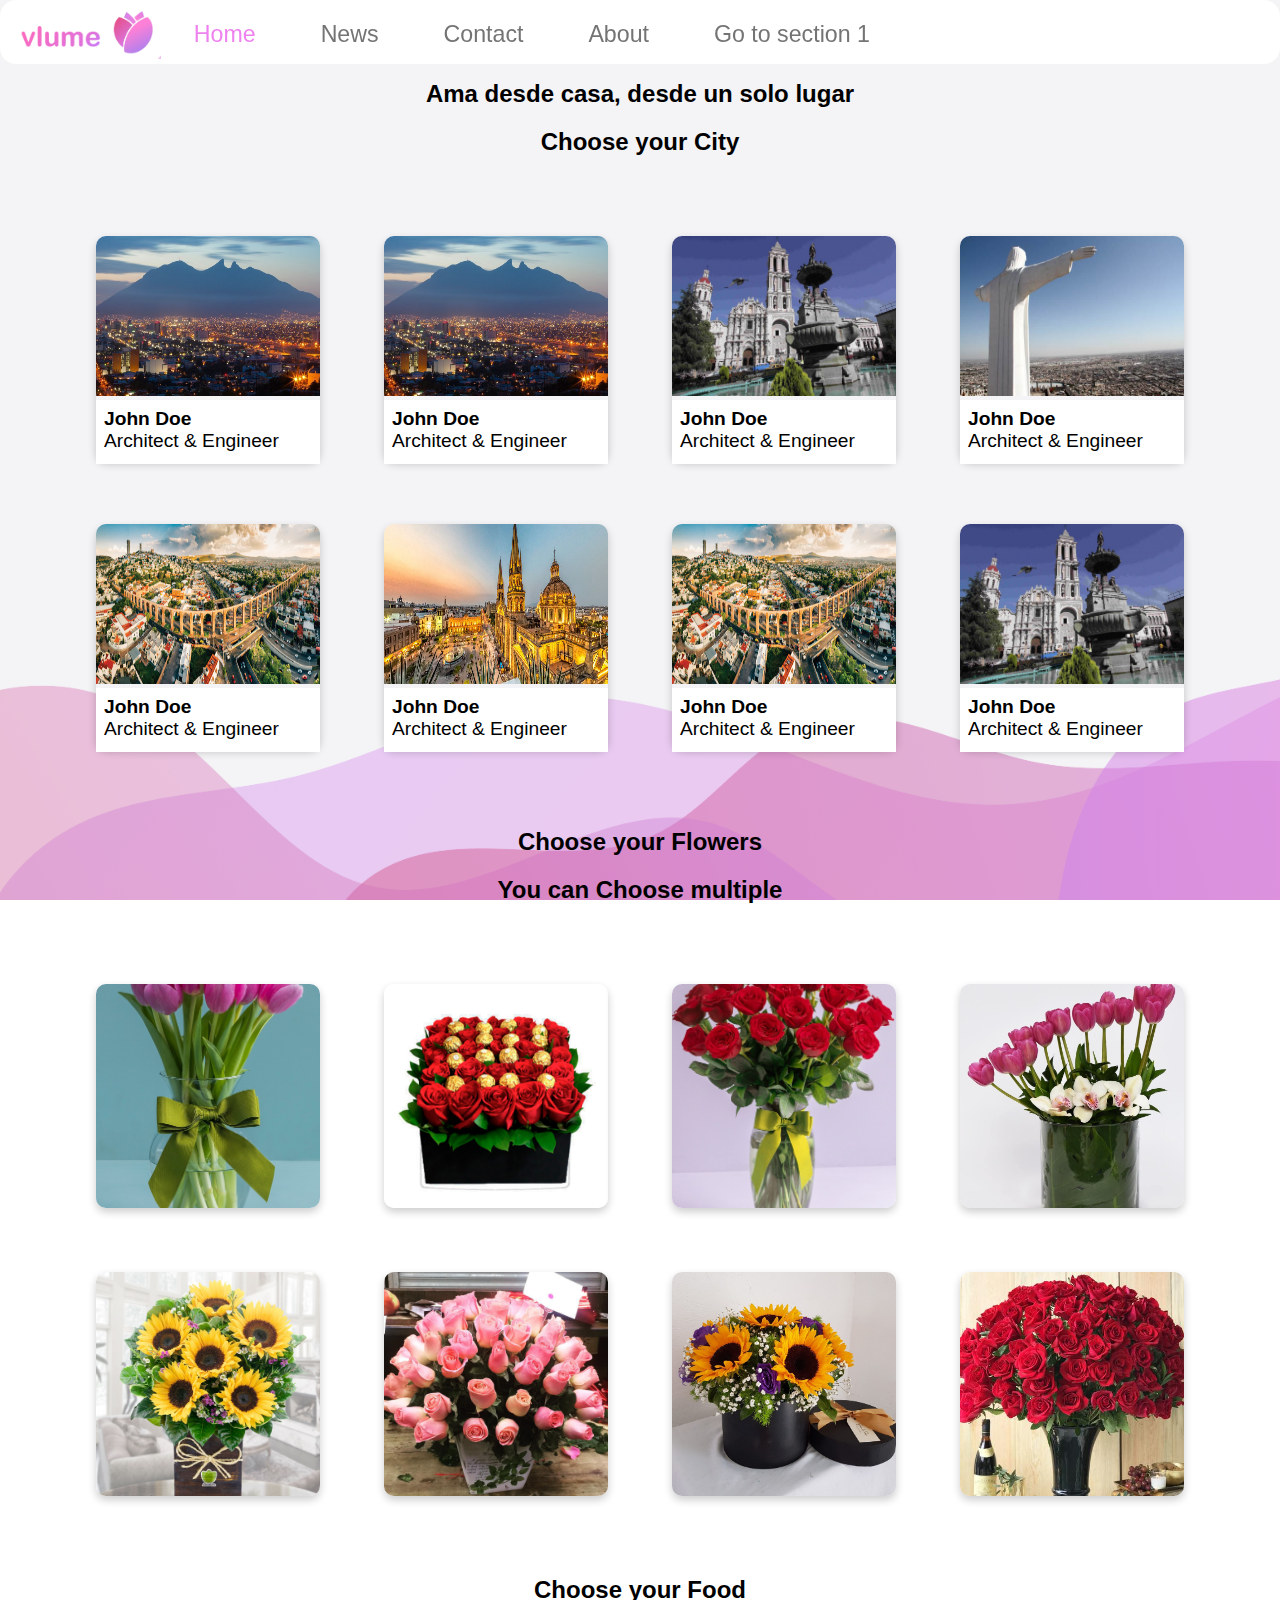
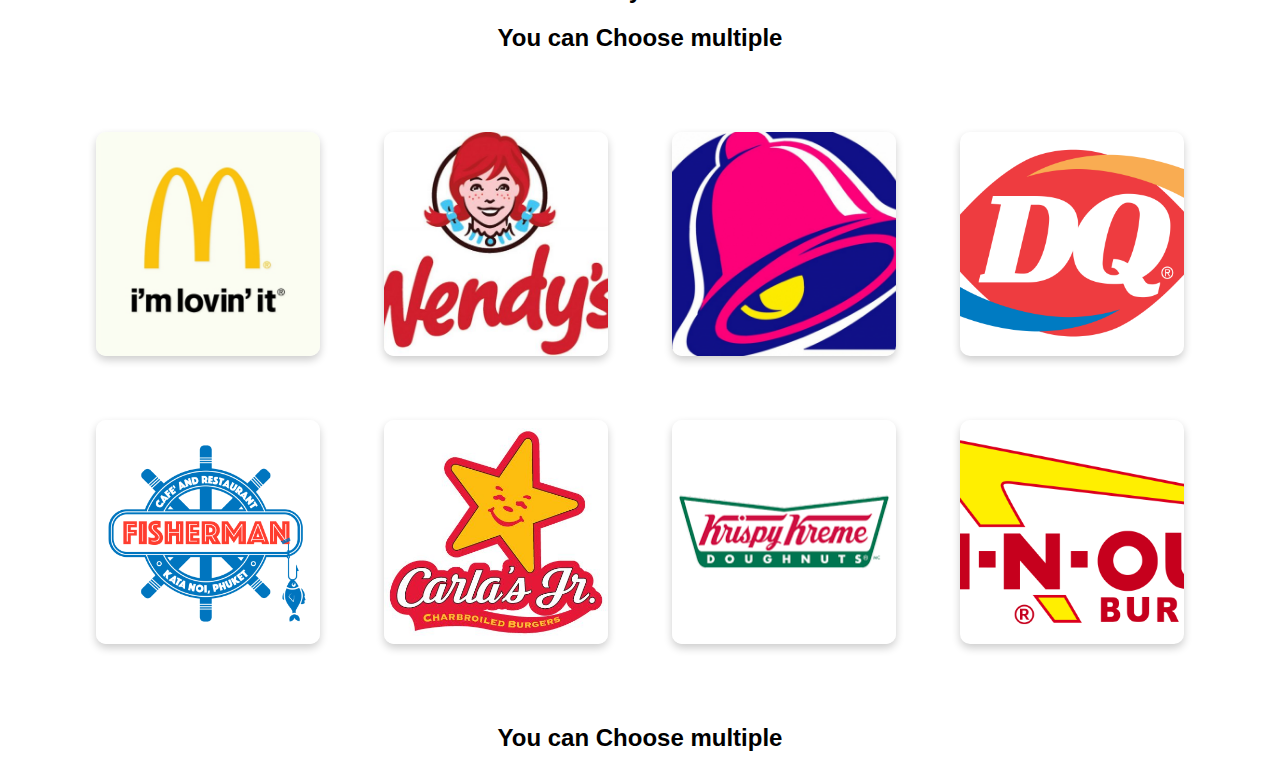
<file: password.html>
<!DOCTYPE html>


<html id="html">

<head>
  <title> title </title>
  <link href="./resources/css/index.css" type="text/css" rel="stylesheet">
  <script src="./resources/js/script.js" async></script>
</head>





<body id="body" style="background-image: url(./resources/images/vlumeBackground/vlumeBackground.001.png); background-repeat: no-repeat; background-attachment: fixed; background-size: cover;">

    <div class="topnav">
      <img src='./resources/images/Screen Shot 2020-04-30 at 11.59.21.png'>
      <a class="active" href="#home">Home</a>
      <a href="#news">News</a>
      <a href="#contact">Contact</a>
      <a href="#about">About</a>
      <a href="#cartSummary">Go to section 1</a>
    </div>

    

    <div class="header">
        <div class="title">      
            <h1 class="logo">vlume</h2>
            <h2 class="slogan" >Ama desde casa, desde un solo lugar</h3>      
        </div>
    </div>

    











    <!-- The Modal -->
    <div id="myModal" class="modal">

        <!-- Modal content -->
        <div class="modal-content">
            <span class="close">&times;</span>
            <p class="modalTitle" id="modalTitle">Some text in the Modal..</p>
            <div class="modal-sub">
              <div id="modalLeft">
                <img id="modalImage"  src="./resources/images/cities/monterrey-fundada-septiembre-diego-montemayor_0_0_958_596.jpg" alt="Avatar" >
              </div>
              <section id = "modalRight">
                <p id="modalDesc">
                  description
                </p>
              </section>
              <section id = "modalPriceShop">
                <div id="modalPricePrice">
                </div>
                <div id="modalPriceQuant">
                  <form>
                    <label for="quantity">Quantity (between 1 and 5):</label>
                    <input type="number" id="quantity" name="quantity" min="1" max="5">
                  </form>
                  <div id="addToC" onclick="addToCart(this.id)">
                    <p>Add to Cart</p>
                  </div>
                </div>
              </section>
            </div>  
        </div>

    </div>
    




    <h2>Choose your City</h2>
    <section class='cities'>
        <div id="c1" class="card" onclick="choseCity(this.id);">
            <img src="./resources/images/cities/monterrey-fundada-septiembre-diego-montemayor_0_0_958_596.jpg" alt="Avatar" style="width:100%;">
            <div class="container">
              <h4><b>John Doe</b></h4> 
              <p>Architect & Engineer</p> 
            </div>
          </div>
          <div id="c2" class="card" onclick="choseCity(this.id);">
            <img id ='c2img'src="./resources/images/cities/monterrey-fundada-septiembre-diego-montemayor_0_0_958_596.jpg" alt="Avatar" style="width:100%">
            <div class="container">
              <h4><b>John Doe</b></h4> 
              <p>Architect & Engineer</p> 
            </div>
          </div>
          <div id="c3" class="card" onclick="choseCity(this.id);">
            <img src="./resources/images/cities/Coahuila-1080x675.jpg" alt="Avatar" style="width:100%">
            <div class="container">
              <h4><b>John Doe</b></h4> 
              <p>Architect & Engineer</p> 
            </div>
          </div>
          <div id="c4" class="card" onclick="choseCity(this.id);">
            <img src="./resources/images/cities/movil.jpg" alt="Avatar" style="width:100%">
            <div class="container">
              <h4><b>John Doe</b></h4> 
              <p>Architect & Engineer</p> 
            </div>
          </div>
          <div id="c5" class="card" onclick="choseCity(this.id);">
            <img src="./resources/images/cities/1216-mexico-feature-queretaro-aqueduct_vpm6rp.jpg" alt="Avatar" style="width:100%; ">
            <div class="container">
              <h4><b>John Doe</b></h4> 
              <p>Architect & Engineer</p> 
            </div>
          </div>
          <div id="c6" class="card" onclick="choseCity(this.id);">
            <img src="./resources/images/cities/Centro-Historico-de-Guadalajara-800x288.jpg" alt="Avatar" style="width:100%">
            <div class="container">
              <h4><b>John Doe</b></h4> 
              <p>Architect & Engineer</p> 
            </div>
          </div>
          <div id="c7" class="card" onclick="choseCity(this.id);">
            <img src="./resources/images/cities/1216-mexico-feature-queretaro-aqueduct_vpm6rp.jpg" alt="Avatar" style="width:100%">
            <div class="container">
              <h4><b>John Doe</b></h4> 
              <p>Architect & Engineer</p> 
            </div>
          </div>
          <div id="c8" class="card" onclick="choseCity(this.id);">
            <img src="./resources/images/cities/Coahuila-1080x675.jpg" alt="Avatar" style="width:100%">
            <div class="container">
              <h4><b>John Doe</b></h4> 
              <p>Architect & Engineer</p> 
            </div>
          </div>
    </section>




    <h2>Choose your Flowers</h2>
    <h2>
        You can Choose multiple
    </h2>
    <section class='flowers'>
        <div id="f1" class="card" onclick="openModal(this.id);">
            <img src="./resources/images/Ternura_arreglo_con_10_tulipanes_PRINCIPAL_1_s_jpg.jpg"  class="prodImg" alt="Avatar" style="width:100%; object-fit: auto; ">
        </div>
        <div id="f2" class="card" onclick="openModal(this.id);">
            <img src="./resources/images/rosas-y-chocolates-listo.jpg" class="prodImg" alt="Avatar" style="width:100%; object-fit: auto; ">
        </div>
        <div id="f3" class="card" onclick="openModal(this.id);">
            <img src="./resources/images/Clasico_Amor_con_24_rosas_rojas_Principal_1.jpg" class="prodImg" alt="Avatar" style="width:100%; object-fit: auto; ">
        </div>
        <div id="f4" class="card" onclick="openModal(this.id);">
            <img src="./resources/images/arreglo-de-tulipanes-tierno-amor-azapflores-dot-com-498px-702px.jpg" class="prodImg" alt="Avatar" style="width:100%; object-fit: auto; ">
        </div>
        <div id="f5" class="card" onclick="openModal(this.id);">
            <img src="./resources/images/Arreglo-109lop.jpg" class="prodImg" alt="Avatar" style="width:100%; object-fit: auto; ">
        </div>
        <div id="f6" class="card" onclick="openModal(this.id);">
            <img src="./resources/images/75-Rosas-Rosa-en-Arreglo-Floral.jpg" class="prodImg" alt="Avatar" style="width:100%; object-fit: auto; ">
        </div>
        <div id="f7" class="card" onclick="openModal(this.id);">
            <img src="./resources/images/35e0bc8625443e2e49d0383c0e535c4c.jpg" class="prodImg" alt="Avatar" style="width:100%; object-fit: auto; ">
        </div>
        <div id="f8" class="card" onclick="openModal(this.id);">
            <img src="./resources/images/13_flores-a-domicilio-en-monterrey_arreglos-florales-en-monterrey-florerias-en-monterrey-envio-de-flores-en-monterrey_grande.jpg" class="prodImg" alt="Avatar" style="width:100%; object-fit: cover; ">
        </div>
    </section>



    <h2>Choose your Food</h2>
    <h2>
        You can Choose multiple
    </h2>
    <section class='flowers'>
        <div id="r1" class="card" onclick="openModal(this.id);">
            <img src="./resources/images/54b30337107a0.jpg" class="prodImg" alt="Avatar" style="width:100%; object-fit: auto; ">
        </div>
        <div id="r2" class="card" onclick="openModal(this.id);">
            <img src="./resources/images/wendyslogo-600x485.jpg" class="prodImg" alt="Avatar" style="width:100%; object-fit: auto; ">
        </div>
        <div id="r3" class="card" onclick="openModal(this.id);">
            <img src="./resources/images/54b303371353d.jpg" class="prodImg" alt="Avatar" style="width:100%; object-fit: auto; ">
        </div>
        <div id="r4" class="card" onclick="openModal(this.id);">
            <img src="./resources/images/2000px-Dairy_Queen_logo.svg.png" class="prodImg" alt="Avatar" style="width:100%; object-fit: auto; ">
        </div>
        <div id="r5" class="card" onclick="openModal(this.id);">
            <img src="./resources/images/675956_16738861_3027681_ad63fc9e_image.png" class="prodImg" alt="Avatar" style="width:100%; object-fit: auto; ">
        </div>
        <div id="r6" class="card" onclick="openModal(this.id);">
            <img src="./resources/images/bed50e7b5ffe1f140b05beab4ebddfcb.jpg" class="prodImg" alt="Avatar" style="width:100%; object-fit: auto; ">
        </div>
        <div id="r7" class="card" onclick="openModal(this.id);">
            <img src="./resources/images/images.png" class="prodImg" alt="Avatar" style="width:100%; object-fit: auto; ">
        </div>
        <div id="r8" class="card" onclick="openModal(this.id);">
            <img src="./resources/images/InNOut.svg.png" class="prodImg" alt="Avatar" style="width:100%; object-fit: auto; ">
        </div>
    </section>






    <h2>
      You can Choose multiple
    </h2>
    <section id='cartSummary'>
        
    </section>



    







</body>





</html>
</file>
<file: resources/css/index.css>
* {
    font-family: Helvetica, Arial, sans-serif;
  }
  
  
  h1 {
    color: violet;
    text-align: center;
  }
  
  h2 {
      text-align: center;
  }

  h3 {
      text-align: center;
  }
  
  p, 
  li, h4{
    font-size: 1.2em;
    top: 0em;
    padding: 0em;
    margin: 0em;
  }
  
  
  a {
    text-decoration: none;
  }

  .modalTitle {
      text-align: center;
      padding-top: .7em;
      padding-bottom: .7em;
  }

  /*.body {
    background-image: url(/Users/rauljerlach/projects/helloWorld/resources/images/vlumeBackground/vlumeBackground.001.png);
    background-repeat: no-repeat;
    background-attachment: fixed;
  }
  */
  
  .cities, .flowers, .restaurants, .gifts, .sweets, .balloons {
    margin: 3em 0;
    display: flex;
    flex-wrap: wrap;
    justify-content: center;
  }

  .card {
    /* Add shadows to create the "card" effect */
    box-shadow: 0 4px 8px 0 rgba(0,0,0,0.2);
    transition: 0.3s;
    border-radius: 10px; /* 5px rounded corners */
    margin: 2em;
    width: 14em;
    height: 14em;
    padding: 0em;
  }
  
  /* On mouse-over, add a deeper shadow */
  .card:hover {
    box-shadow: 0 12px 24px 0 rgba(0,0,0,.4);
  }
  
  /* Add some padding inside the card container */
  .container {
    padding: .5em .5em;
    height: 3em;
    background-color: #ffffff;
  }

  img {
    border-radius: 10px 10px 0 0;
    height: 10em;
  }

  .prodImg {
    border-radius: 10px;
    object-fit: cover;
    height: 100%;
  }

  #modalLeft {
    padding-top: 1.5em;
    padding-left: 0;
    margin: 0;
    width: 45%;
    height: 55%;
    float: inline-start;
  }
  #modalImage {
    padding: 0;
    margin: 0;
    height: 100%;
    width: 100%;
    object-fit: cover;
  }

  #modalRight {
    padding: 3em;
    width: 30%;
    height: 55%;
  }

  #modalPriceShop {
    padding: 0em 3em;
    width: 100%;
    display: flex;
    flex-wrap: wrap;
    height: 10%;
  }


  #modalPricePrice {
    height: 100%;
    margin-top: 0em;
    margin-bottom: 0em;
    margin-left: 2em;
    float: left;
    width: 20%;

  }

  #modalPriceQuant {
    justify-content: left;
    margin-top: 0em;
    margin-bottom: 0em;
    margin-left: 2em;
    width: 60%;
  }

  #addToC{
    height: 100%;
    margin-top: 0em;
    margin-bottom: 0em;
    margin-right: 2em;
    float: right;
  }




  .modal-sub {
    display: flex;
    flex-wrap: wrap;
    justify-content: center;
    height: 90%;
  }
  


  /* The Modal (background) */
.modal {
    display: none; /* Hidden by default */
    position: fixed; /* Stay in place */
    z-index: 1; /* Sit on top */
    left: 0;
    top: 0;
    width: 100%; /* Full width */
    height: 100%; /* Full height */
    background-color: rgb(0,0,0); /* Fallback color */
    background-color: rgba(0,0,0,0.4); /* Black w/ opacity */
  }
  
  /* Modal Content/Box */
  .modal-content {
    background-color: #fefefe;
    margin: 7em auto; /* 15% from the top and centered */
    border: 1px solid #888;
    width: 80%; /* Could be more or less, depending on screen size */
    vertical-align: auto;
    height: 70%;
    border-radius: 2em;
    box-shadow: 0 24px 48px 0 rgba(0,0,0,.7);
  }
  
  /* The Close Button */
  .close {
    color: #aaa;
    float: right;
    font-size: 28px;
    font-weight: bold;
    padding-right: 1em;
    padding-top: 0.5em;
    height: 1em;
  }
  
  .close:hover,
  .close:focus {
    color: black;
    text-decoration: none;
    cursor: pointer;
  }








  /* navigation bar section */
  /* Add a black background color to the top navigation */
.topnav {
  background-color: #ffffff;
  overflow: hidden;
  border-radius: 1em;
  position: fixed; /* Set the navbar to fixed position */
  top: 0; /* Position the navbar at the top of the page */
  left: 0;
  width: 100%; /* Full width */
  padding: 0;
  margin: 0;
  height: 4em;
}

/* Style the links inside the navigation bar */
.topnav a, .topnav img{
  float: left;
  color: #747474;
  text-align: center;
  padding: .9em 1.4em;
  text-decoration: none;
  font-size: 1.45em;
}

.topnav img {
  height: 2.3em;
  padding: 0em;
  padding-top: .25em;
  padding-left: .5em;
  margin: 0em;
  vertical-align: middle;
}


/* Change the color of links on hover */
.topnav a:hover {
  background-color: rgb(255, 255, 255);
  color: rgb(0, 0, 0);
}

/* Add a color to the active/current link */
.topnav a.active {
  background-color: rgb(255, 255, 255);
  color: violet
}





/* disenno de el carrito */
.shoppingRow {
  height: 10em;
  background-color: #ffffffe7;
  width: 90%;
  display: flex;
  align-items: center;
  margin: 1em auto;
  border-radius: 10em;
  box-shadow: 0 4px 8px 0 rgba(0,0,0,0.2);
  
}

.itemImg {
  height: 7em;
  object-fit: cover;
  border-radius: .5em;

}

.itemName, .itemQuant, .itemTotal {
  display: flex;
  align-items: center;
}

.itemNameDiv, .itemQuantDiv, .itemTotalDiv {
  display: flex;
  align-items: center;
  height: 4em;
  width: 22%;
  background-color: #d4d4d4;
  box-shadow: 0 4px 8px 0 rgba(0,0,0,0.1);
  border-radius: 1em;
  margin: 1.5em;
}

.itemQuant {
  margin: auto auto;
}

.itemNameDiv {
  left: 3.5em;
}

.itemTotalDiv {
  right: 4em;
}

.itemImgDiv {
  padding-right: 1.5em;
  padding-left: 2em;
  height: 8em;
  margin: auto 2em;
  
}
</file>
